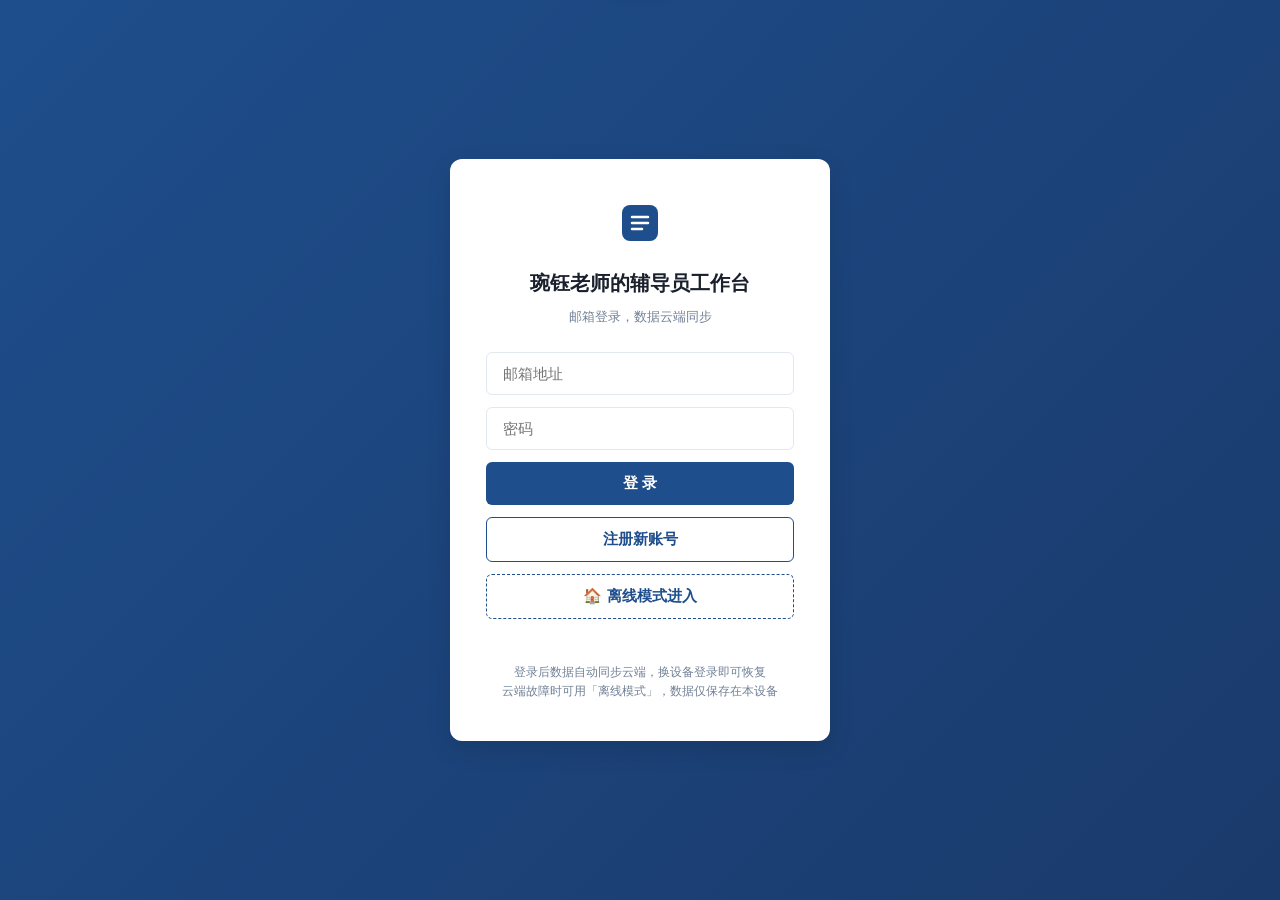
<file: index.html>
<!DOCTYPE html>
<html lang="zh-CN">
<head>
  <meta charset="UTF-8">
  <meta name="viewport" content="width=device-width, initial-scale=1.0, maximum-scale=5.0, user-scalable=yes">
  <meta http-equiv="Cache-Control" content="no-cache, no-store, must-revalidate">
  <meta http-equiv="Pragma" content="no-cache">
  <meta http-equiv="Expires" content="0">
  <title>琬钰老师的辅导员工作台</title>
  <link rel="stylesheet" href="css/style.css?v=20261136">
</head>
<body>
  <!-- 登录界面 -->
  <div id="loginScreen" class="login-screen">
    <div class="login-card">
      <div class="login-logo">
        <svg width="48" height="48" viewBox="0 0 48 48" fill="none">
          <rect x="6" y="6" width="36" height="36" rx="8" fill="#1E4E8C"/>
          <path d="M16 18h16M16 24h16M16 30h10" stroke="#fff" stroke-width="2.5" stroke-linecap="round"/>
        </svg>
      </div>
      <h1 class="login-title">琬钰老师的辅导员工作台</h1>
      <p class="login-subtitle">邮箱登录，数据云端同步</p>
      <div class="login-form">
        <input type="email" id="loginEmail" class="login-input" placeholder="邮箱地址" maxlength="64" autocomplete="email">
        <input type="password" id="loginPassword" class="login-input" placeholder="密码" maxlength="32" autocomplete="current-password">
        <button id="loginBtn" class="login-btn">登 录</button>
        <button id="signUpBtn" class="login-btn login-btn-outline">注册新账号</button>
        <button id="offlineBtn" class="login-btn login-btn-outline" style="border-style:dashed">🏠 离线模式进入</button>
      </div>
      <p id="loginError" class="login-error"></p>
      <p class="login-hint">登录后数据自动同步云端，换设备登录即可恢复<br>云端故障时可用「离线模式」，数据仅保存在本设备</p>
    </div>
  </div>

  <!-- 首次设置密码界面（仅 Supabase 未配置时显示） -->
  <div id="setupScreen" class="login-screen" style="display:none">
    <div class="login-card">
      <div class="login-logo">
        <svg width="48" height="48" viewBox="0 0 48 48" fill="none">
          <rect x="6" y="6" width="36" height="36" rx="8" fill="#1E4E8C"/>
          <path d="M16 18h16M16 24h16M16 30h10" stroke="#fff" stroke-width="2.5" stroke-linecap="round"/>
        </svg>
      </div>
      <h1 class="login-title">首次使用，请设置密码</h1>
      <p class="login-subtitle">设置登录密码后，所有学生数据将受密码保护</p>
      <div class="login-form">
        <input type="password" id="setupPassword" class="login-input" placeholder="请设置密码（至少6位）" maxlength="32">
        <input type="password" id="setupPasswordConfirm" class="login-input" placeholder="请再次输入密码" maxlength="32">
        <button id="setupBtn" class="login-btn">设置密码并进入</button>
      </div>
      <p id="setupError" class="login-error"></p>
    </div>
  </div>

  <!-- 主应用 -->
  <div id="mainApp" class="main-app" style="display:none">
    <!-- 侧边栏 -->
    <aside class="sidebar" id="sidebar">
      <div class="sidebar-header">
        <div class="sidebar-logo">
          <svg width="36" height="36" viewBox="0 0 48 48" fill="none">
            <rect x="6" y="6" width="36" height="36" rx="8" fill="#1E4E8C"/>
            <path d="M16 18h16M16 24h16M16 30h10" stroke="#fff" stroke-width="2.5" stroke-linecap="round"/>
          </svg>
        </div>
        <div class="sidebar-title">
          <h2>辅导员工作台</h2>
          <p id="sidebarUserName">琬钰老师</p>
        </div>
      </div>
      <nav class="sidebar-nav" id="sidebarNav"></nav>
      <div class="sidebar-footer">
        <button id="logoutBtn" class="sidebar-logout">退出登录</button>
      </div>
    </aside>

    <!-- 移动端遮罩 -->
    <div class="sidebar-overlay" id="sidebarOverlay"></div>

    <!-- 顶部栏 -->
    <header class="topbar">
      <button class="mobile-menu-btn" id="mobileMenuBtn">
        <svg width="24" height="24" viewBox="0 0 24 24" fill="none"><path d="M3 6h18M3 12h18M3 18h18" stroke="currentColor" stroke-width="2" stroke-linecap="round"/></svg>
      </button>
      <h1 class="topbar-title" id="topbarTitle">工作台首页</h1>
      <div class="topbar-right">
        <span class="sync-indicator" id="syncIndicator" style="display:none"></span>
        <span class="topbar-date" id="topbarDate"></span>
      </div>
    </header>

    <!-- 主内容区 -->
    <main class="main-content" id="mainContent"></main>
  </div>

  <!-- Toast 提示 -->
  <div id="toast" class="toast"></div>

  <!-- 模态弹窗容器 -->
  <div id="modalContainer" class="modal-container"></div>

  <!-- 文件导入隐藏input -->
  <input type="file" id="fileInput" style="display:none" accept=".xlsx,.xls,.csv">

  <!-- 第三方库 -->
  <script src="assets/xlsx.full.min.js"></script>
  <script src="assets/chart.min.js"></script>
  <script src="assets/supabase.min.js"></script>

  <!-- 应用代码（v=20260805 缓存破坏） -->
  <script src="js/supabase-config.js?v=20261136"></script>
  <script src="js/storage.js?v=20261136"></script>
  <script src="js/sync.js?v=20261136"></script>
  <script src="js/app.js?v=20261136"></script>
</body>
</html>
</file>
<file: css/style.css>
/* ============================================
   琬钰老师的辅导员工作台 - 全局样式
   政务办公极简风 · 藏青蓝主题
   ============================================ */

/* ---------- CSS 变量 ---------- */
:root {
  --primary: #1E4E8C;
  --primary-light: #2B6CB0;
  --primary-dark: #1A3A6B;
  --bg-light: #F5F7FA;
  --bg-blue: #E8F0FB;
  --bg-white: #FFFFFF;
  --danger: #E53E3E;
  --success: #38A169;
  --warning: #D69E2E;
  --text-title: #1A202C;
  --text-body: #4A5568;
  --text-muted: #718096;
  --border-color: #E2E8F0;
  --shadow-sm: 0 1px 3px rgba(0,0,0,0.06);
  --shadow-md: 0 4px 12px rgba(0,0,0,0.08);
  --shadow-lg: 0 8px 24px rgba(0,0,0,0.12);
  --radius-sm: 6px;
  --radius-md: 8px;
  --radius-lg: 12px;
  --sidebar-width: 220px;
  --topbar-height: 56px;
}

/* ---------- 基础重置 ---------- */
* { margin: 0; padding: 0; box-sizing: border-box; }

html { font-size: 14px; }

body {
  font-family: -apple-system, BlinkMacSystemFont, "Segoe UI", "PingFang SC", "Microsoft YaHei", "Helvetica Neue", sans-serif;
  background: var(--bg-light);
  color: var(--text-body);
  line-height: 1.6;
  -webkit-font-smoothing: antialiased;
}

/* ---------- 登录界面 ---------- */
.login-screen {
  position: fixed;
  inset: 0;
  display: flex;
  align-items: center;
  justify-content: center;
  background: linear-gradient(135deg, #1E4E8C 0%, #1A3A6B 100%);
  z-index: 9999;
}

.login-card {
  background: #fff;
  border-radius: var(--radius-lg);
  padding: 40px 36px;
  width: 380px;
  max-width: 90vw;
  box-shadow: var(--shadow-lg);
  text-align: center;
}

.login-logo {
  display: flex;
  justify-content: center;
  margin-bottom: 20px;
}

.login-title {
  font-size: 20px;
  font-weight: 700;
  color: var(--text-title);
  margin-bottom: 8px;
}

.login-subtitle {
  font-size: 13px;
  color: var(--text-muted);
  margin-bottom: 24px;
}

.login-form { display: flex; flex-direction: column; gap: 12px; }

.login-input {
  width: 100%;
  padding: 12px 16px;
  border: 1.5px solid var(--border-color);
  border-radius: var(--radius-sm);
  font-size: 15px;
  transition: border-color 0.2s;
  outline: none;
}

.login-input:focus { border-color: var(--primary); }

.login-btn {
  width: 100%;
  padding: 12px;
  background: var(--primary);
  color: #fff;
  border: none;
  border-radius: var(--radius-sm);
  font-size: 15px;
  font-weight: 600;
  cursor: pointer;
  transition: background 0.2s;
}

.login-btn:hover { background: var(--primary-light); }
.login-btn:active { background: var(--primary-dark); }

.login-btn-outline {
  background: transparent;
  color: var(--primary);
  border: 1.5px solid var(--primary);
}
.login-btn-outline:hover { background: var(--bg-blue); }
.login-btn-outline:active { background: #D0E0F5; }
.login-btn-outline:disabled { opacity: 0.5; cursor: not-allowed; }

.login-error {
  color: var(--danger);
  font-size: 13px;
  margin-top: 8px;
  min-height: 20px;
}

.login-hint {
  margin-top: 16px;
  font-size: 12px;
  color: var(--text-muted);
}

/* ---------- 主应用布局 ---------- */
.main-app {
  display: flex;
  min-height: 100vh;
}

/* ---------- 侧边栏 ---------- */
.sidebar {
  width: var(--sidebar-width);
  background: var(--primary);
  color: #fff;
  display: flex;
  flex-direction: column;
  position: fixed;
  top: 0;
  left: 0;
  bottom: 0;
  z-index: 100;
  transition: transform 0.3s ease;
}

.sidebar-header {
  padding: 20px 16px;
  display: flex;
  align-items: center;
  gap: 10px;
  border-bottom: 1px solid rgba(255,255,255,0.1);
}

.sidebar-logo { flex-shrink: 0; }

.sidebar-title h2 {
  font-size: 15px;
  font-weight: 700;
  white-space: nowrap;
}

.sidebar-title p {
  font-size: 12px;
  opacity: 0.7;
}

.sidebar-nav {
  flex: 1;
  padding: 12px 8px;
  overflow-y: auto;
}

.sidebar-nav::-webkit-scrollbar { width: 4px; }
.sidebar-nav::-webkit-scrollbar-thumb { background: rgba(255,255,255,0.2); border-radius: 2px; }

.nav-item {
  display: flex;
  align-items: center;
  gap: 10px;
  padding: 10px 12px;
  margin-bottom: 2px;
  border-radius: var(--radius-sm);
  cursor: pointer;
  font-size: 14px;
  color: rgba(255,255,255,0.8);
  transition: all 0.2s;
  white-space: nowrap;
}

.nav-item:hover { background: rgba(255,255,255,0.1); color: #fff; }

.nav-item.active {
  background: rgba(255,255,255,0.15);
  color: #fff;
  font-weight: 600;
}

.nav-item svg { flex-shrink: 0; }

.nav-badge {
  margin-left: auto;
  background: var(--danger);
  color: #fff;
  font-size: 10px;
  padding: 2px 6px;
  border-radius: 10px;
  min-width: 18px;
  text-align: center;
}

.sidebar-footer {
  padding: 12px 16px;
  border-top: 1px solid rgba(255,255,255,0.1);
}

.sidebar-logout {
  width: 100%;
  padding: 8px;
  background: transparent;
  color: rgba(255,255,255,0.6);
  border: 1px solid rgba(255,255,255,0.2);
  border-radius: var(--radius-sm);
  font-size: 13px;
  cursor: pointer;
  transition: all 0.2s;
}

.sidebar-logout:hover { background: rgba(255,255,255,0.1); color: #fff; }

.sidebar-overlay {
  display: none;
  position: fixed;
  inset: 0;
  background: rgba(0,0,0,0.4);
  z-index: 99;
}

/* ---------- 顶部栏 ---------- */
.topbar {
  position: fixed;
  top: 0;
  left: var(--sidebar-width);
  right: 0;
  height: var(--topbar-height);
  background: #fff;
  border-bottom: 1px solid var(--border-color);
  display: flex;
  align-items: center;
  padding: 0 20px;
  z-index: 50;
  gap: 12px;
}

.topbar-title {
  font-size: 17px;
  font-weight: 700;
  color: var(--text-title);
  flex: 1;
}

.topbar-date {
  font-size: 13px;
  color: var(--text-muted);
}

/* 同步指示器 */
.sync-indicator {
  display: inline-flex;
  align-items: center;
  gap: 5px;
  font-size: 12px;
  color: var(--text-muted);
  padding: 3px 10px;
  border-radius: 20px;
  background: var(--bg-light);
  white-space: nowrap;
}
.sync-indicator.synced { color: var(--success); background: rgba(56,161,105,0.08); }
.sync-indicator.syncing { color: var(--warning); background: rgba(214,158,46,0.08); }

.sync-dot {
  width: 7px;
  height: 7px;
  border-radius: 50%;
  background: var(--text-muted);
  display: inline-block;
}
.sync-dot.synced { background: var(--success); }
.sync-dot.syncing {
  background: var(--warning);
  animation: sync-pulse 1s infinite;
}
@keyframes sync-pulse {
  0%, 100% { opacity: 1; }
  50% { opacity: 0.3; }
}

.mobile-menu-btn {
  display: none;
  background: none;
  border: none;
  color: var(--text-title);
  cursor: pointer;
  padding: 4px;
}

/* ---------- 主内容区 ---------- */
.main-content {
  flex: 1;
  margin-left: var(--sidebar-width);
  margin-top: var(--topbar-height);
  padding: 24px;
  min-height: calc(100vh - var(--topbar-height));
}

/* ---------- 通用组件 ---------- */
.card {
  background: #fff;
  border-radius: var(--radius-md);
  padding: 20px;
  box-shadow: var(--shadow-sm);
  margin-bottom: 16px;
}

.card-header {
  display: flex;
  align-items: center;
  justify-content: space-between;
  margin-bottom: 16px;
  flex-wrap: wrap;
  gap: 10px;
}

.card-title {
  font-size: 16px;
  font-weight: 700;
  color: var(--text-title);
}

.card-subtitle {
  font-size: 13px;
  color: var(--text-muted);
  margin-top: 2px;
}

/* 按钮 */
.btn {
  display: inline-flex;
  align-items: center;
  gap: 6px;
  padding: 8px 16px;
  border: none;
  border-radius: var(--radius-sm);
  font-size: 14px;
  cursor: pointer;
  transition: all 0.2s;
  white-space: nowrap;
}

.btn-primary { background: var(--primary); color: #fff; }
.btn-primary:hover { background: var(--primary-light); }

.btn-outline {
  background: #fff;
  color: var(--primary);
  border: 1.5px solid var(--primary);
}
.btn-outline:hover { background: var(--bg-blue); }

.btn-danger { background: var(--danger); color: #fff; }
.btn-danger:hover { opacity: 0.85; }

.btn-success { background: var(--success); color: #fff; }

.btn-sm { padding: 6px 12px; font-size: 13px; }
.btn-lg { padding: 12px 24px; font-size: 15px; }

.btn:disabled { opacity: 0.5; cursor: not-allowed; }

/* 输入框 */
.input, .select, .textarea {
  width: 100%;
  padding: 8px 12px;
  border: 1.5px solid var(--border-color);
  border-radius: var(--radius-sm);
  font-size: 14px;
  outline: none;
  transition: border-color 0.2s;
  background: #fff;
}

.input:focus, .select:focus, .textarea:focus { border-color: var(--primary); }

.textarea { resize: vertical; min-height: 80px; }

.input-group {
  display: flex;
  flex-direction: column;
  gap: 4px;
}

.input-label {
  font-size: 13px;
  font-weight: 600;
  color: var(--text-body);
}

/* 表格 */
.table-wrapper {
  overflow-x: auto;
  -webkit-overflow-scrolling: touch;
}

table.data-table {
  width: 100%;
  border-collapse: collapse;
  font-size: 14px;
}

table.data-table thead th {
  background: var(--bg-light);
  color: var(--text-title);
  font-weight: 700;
  padding: 10px 12px;
  text-align: left;
  white-space: nowrap;
  border-bottom: 2px solid var(--border-color);
  position: sticky;
  top: 0;
  z-index: 1;
}

table.data-table tbody td {
  padding: 10px 12px;
  border-bottom: 1px solid var(--border-color);
  white-space: nowrap;
}

table.data-table tbody tr { transition: background 0.15s; }
table.data-table tbody tr:hover { background: var(--bg-blue); }

table.data-table tbody tr.row-clickable { cursor: pointer; }

/* 统计卡片（紧凑窄框，左对齐，不受下方表格宽度影响） */
.stat-grid {
  display: flex;
  flex-wrap: wrap;
  gap: 12px;
  margin-bottom: 16px;
}

.rank-change-grid {
  display: grid;
  grid-template-columns: repeat(auto-fit, minmax(320px, 1fr));
  gap: 16px;
  margin-bottom: 16px;
}

.stat-card {
  background: #fff;
  border-radius: var(--radius-md);
  padding: 10px 12px;
  box-shadow: var(--shadow-sm);
  border-left: 4px solid var(--primary);
  display: flex;
  flex-direction: column;
  min-width: 0;
  flex: 0 1 280px;
  max-width: 280px;  overflow: hidden;
}

.stat-card .stat-main {
  display: flex;
  align-items: center;
  gap: 8px;
  min-width: 0;
}

.stat-card .stat-icon {
  font-size: 18px;
  line-height: 1;
  flex-shrink: 0;
}

.stat-card .stat-value {
  font-size: 22px;
  font-weight: 800;
  color: var(--text-title);
  line-height: 1.1;
}

.stat-card .stat-label {
  font-size: 12px;
  color: var(--text-muted);
  margin-top: 1px;
  white-space: nowrap;
}

.stat-card.stat-blue { border-left-color: var(--primary); }
.stat-card.stat-green { border-left-color: var(--success); }
.stat-card.stat-orange { border-left-color: var(--warning); }
.stat-card.stat-red { border-left-color: var(--danger); }

/* 生涯目标统计卡片/明细数字：可点击下钻查看学生名单 */
.stat-card.stat-card-clickable { cursor: pointer; transition: transform .15s, box-shadow .15s; }
.stat-card.stat-card-clickable:hover { transform: translateY(-2px); box-shadow: var(--shadow-md); }
.stat-card .stat-drill-hint { color: var(--primary); font-size: 11px; margin-left: 3px; }
table.data-table tbody td.cell-clickable { cursor: pointer; color: var(--primary); font-weight: 600; }
table.data-table tbody td.cell-clickable:hover { text-decoration: underline; background: var(--bg-blue); }

/* 生涯名单弹窗内：手动调整归类下拉 */
.goal-override-select {
  max-width: 150px; padding: 3px 6px; font-size: 12px;
  border: 1px solid var(--border-color); border-radius: 6px;
  background: #fff; color: var(--text-body); cursor: pointer;
}
.goal-override-select.manual { border-color: var(--primary); color: var(--primary); font-weight: 600; }
.goal-override-select:focus { outline: 2px solid rgba(30,78,140,.25); }

/* 生涯规划：小按钮、卡片标题右侧按钮组 */
.btn-sm { padding: 5px 10px; font-size: 12.5px; border-radius: 6px; }
.card-action-group { display: flex; align-items: center; gap: 8px; flex-wrap: wrap; }

/* AI 智能分析卡片 */
.ai-analysis-card { border-left: 4px solid #9F7AEA; }
.ai-insight-box { display: grid; grid-template-columns: 1fr 1fr; gap: 14px; }
.ai-insight-sec {
  background: var(--bg-blue); border-radius: 10px; padding: 14px 16px;
  border: 1px solid var(--border-color);
}
.ai-insight-title {
  font-size: 14px; font-weight: 700; color: var(--primary);
  margin-bottom: 8px; display: flex; align-items: center; gap: 6px;
}
.ai-insight-title::before { content: '✦'; color: #9F7AEA; font-size: 15px; }
.ai-insight-list { margin: 0; padding-left: 18px; }
.ai-insight-list li {
  font-size: 13px; line-height: 1.75; color: var(--text-body); margin-bottom: 4px;
}
.ai-insight-list li:last-child { margin-bottom: 0; }
.ai-insight-list b { color: var(--primary); font-weight: 700; }
.ai-privacy-note {
  margin-top: 14px; padding: 10px 14px; background: rgba(56,161,105,.08);
  border: 1px solid rgba(56,161,105,.25); border-radius: 8px;
  font-size: 12.5px; color: var(--text-muted); line-height: 1.6;
}
@media (max-width: 768px) {
  .ai-insight-box { grid-template-columns: 1fr; }
}

.stat-card .stat-detail {
  display: flex;
  flex-wrap: wrap;
  gap: 4px 5px;
  margin-top: 7px;
  font-size: 11px;
  color: var(--text-body);
}

.stat-card .stat-detail span {
  background: var(--bg-light);
  padding: 2px 6px;
  border-radius: 4px;
  white-space: nowrap;
}

.stat-card .stat-ethnic {
  margin-top: 7px;
}

.stat-card .stat-ethnic-title {
  font-size: 11px;
  color: var(--text-muted);
  margin-bottom: 4px;
}

.stat-card .stat-ethnic-chips {
  display: flex;
  flex-wrap: wrap;
  gap: 4px;
}

.stat-card .eth-chip {
  font-size: 11px;
  background: var(--bg-blue);
  color: var(--primary);
  padding: 1px 6px;
  border-radius: 4px;
  white-space: nowrap;
}

.stat-card .eth-chip.class-chip {
  background: var(--bg-success);
  color: var(--success);
}

/* 筛选栏 */
.filter-bar {
  display: flex;
  flex-wrap: wrap;
  gap: 10px;
  margin-bottom: 16px;
  align-items: center;
}

.filter-bar .input, .filter-bar .select {
  width: auto;
  min-width: 120px;
}

.filter-result-bar {
  font-size: 13px;
  color: var(--primary);
  font-weight: 600;
  margin-bottom: 12px;
}

table.data-table tbody td.row-seq {
  color: var(--text-muted);
  text-align: center;
  font-variant-numeric: tabular-nums;
}

/* 标签 */
.tag {
  display: inline-block;
  padding: 2px 8px;
  border-radius: 4px;
  font-size: 12px;
  font-weight: 600;
}

.tag-blue { background: var(--bg-blue); color: var(--primary); }
.tag-green { background: #E6FFFA; color: var(--success); }
.tag-red { background: #FFF5F5; color: var(--danger); }
.tag-orange { background: #FFFAF0; color: var(--warning); }
.tag-gray { background: var(--bg-light); color: var(--text-muted); }

/* Toast */
.toast {
  position: fixed;
  top: 70px;
  left: 50%;
  transform: translateX(-50%) translateY(-100px);
  background: var(--text-title);
  color: #fff;
  padding: 12px 24px;
  border-radius: var(--radius-sm);
  font-size: 14px;
  z-index: 10000;
  transition: transform 0.3s ease;
  box-shadow: var(--shadow-md);
}

.toast.show { transform: translateX(-50%) translateY(0); }
.toast.success { background: var(--success); }
.toast.error { background: var(--danger); }

/* 模态弹窗 */
.modal-container {
  display: none;
  position: fixed;
  inset: 0;
  background: rgba(0,0,0,0.5);
  z-index: 9000;
  align-items: center;
  justify-content: center;
  padding: 20px;
}

.modal-container.show { display: flex; }

.modal {
  background: #fff;
  border-radius: var(--radius-lg);
  max-width: 800px;
  width: 100%;
  max-height: 90vh;
  overflow-y: auto;
  box-shadow: var(--shadow-lg);
}

.modal-header {
  display: flex;
  align-items: center;
  justify-content: space-between;
  padding: 16px 20px;
  border-bottom: 1px solid var(--border-color);
  position: sticky;
  top: 0;
  background: #fff;
  z-index: 1;
}

.modal-title {
  font-size: 16px;
  font-weight: 700;
  color: var(--text-title);
}

.modal-close {
  background: none;
  border: none;
  font-size: 22px;
  color: var(--text-muted);
  cursor: pointer;
  padding: 4px 8px;
  line-height: 1;
}

.modal-close:hover { color: var(--text-title); }

.modal-body { padding: 20px; }

.modal-footer {
  display: flex;
  justify-content: flex-end;
  gap: 10px;
  padding: 16px 20px;
  border-top: 1px solid var(--border-color);
}

/* 空状态 */
.empty-state {
  text-align: center;
  padding: 60px 20px;
  color: var(--text-muted);
}

.empty-state .empty-icon {
  font-size: 48px;
  margin-bottom: 12px;
  opacity: 0.5;
}

.empty-state .empty-text {
  font-size: 15px;
  margin-bottom: 16px;
}

/* 图表容器 */
.chart-container {
  position: relative;
  width: 100%;
}

.chart-container canvas {
  max-height: 320px;
}

/* 竞赛卡片 */
.competition-grid {
  display: grid;
  grid-template-columns: repeat(auto-fill, minmax(280px, 1fr));
  gap: 16px;
}

.competition-card {
  background: #fff;
  border-radius: var(--radius-md);
  padding: 16px;
  box-shadow: var(--shadow-sm);
  border: 1px solid var(--border-color);
  transition: box-shadow 0.2s;
  text-decoration: none;
  color: inherit;
  display: block;
}

.competition-card:hover { box-shadow: var(--shadow-md); }

.competition-card .comp-name {
  font-size: 15px;
  font-weight: 700;
  color: var(--text-title);
  margin-bottom: 6px;
}

.competition-card .comp-desc {
  font-size: 13px;
  color: var(--text-muted);
  margin-bottom: 10px;
}

.competition-card .comp-link {
  font-size: 13px;
  color: var(--primary);
  display: flex;
  align-items: center;
  gap: 4px;
}

/* 分段标题 */
.section-title {
  font-size: 15px;
  font-weight: 700;
  color: var(--text-title);
  margin: 20px 0 12px;
  padding-left: 10px;
  border-left: 3px solid var(--primary);
}

.section-title:first-child { margin-top: 0; }

/* 进度条 */
.progress-bar {
  width: 100%;
  height: 8px;
  background: var(--bg-light);
  border-radius: 4px;
  overflow: hidden;
}

.progress-bar-fill {
  height: 100%;
  background: var(--primary);
  border-radius: 4px;
  transition: width 0.3s;
}

/* 双排名对比表 */
.rank-compare-table th { background: var(--bg-blue) !important; }

/* 隐私脱敏样式 */
.sensitive {
  filter: blur(4px);
  cursor: pointer;
  transition: filter 0.2s;
}

.sensitive:hover { filter: blur(0); }

/* 分页 */
.pagination {
  display: flex;
  gap: 4px;
  justify-content: center;
  margin-top: 16px;
  flex-wrap: wrap;
}

.pagination.pagination-left { justify-content: flex-start; }
.pagination.pagination-top { margin-top: 0; margin-bottom: 12px; }

.pagination button {
  padding: 6px 12px;
  border: 1px solid var(--border-color);
  background: #fff;
  border-radius: var(--radius-sm);
  font-size: 13px;
  cursor: pointer;
  transition: all 0.2s;
}

.pagination button:hover { background: var(--bg-blue); }
.pagination button.active { background: var(--primary); color: #fff; border-color: var(--primary); }
.pagination button:disabled { opacity: 0.4; cursor: not-allowed; }

/* 提醒弹窗 */
.reminder-banner {
  background: var(--bg-blue);
  border: 1px solid #BEE3F8;
  border-radius: var(--radius-md);
  padding: 12px 16px;
  margin-bottom: 16px;
  display: flex;
  align-items: center;
  gap: 10px;
  font-size: 14px;
  color: var(--primary);
}

.reminder-banner .reminder-icon { font-size: 20px; }

/* 校历图片 */
.calendar-image-container {
  text-align: center;
  margin-bottom: 16px;
}

.calendar-image-container img {
  max-width: 100%;
  border-radius: var(--radius-md);
  box-shadow: var(--shadow-sm);
}

/* 拖拽上传区 */
.drop-zone {
  border: 2px dashed var(--border-color);
  border-radius: var(--radius-md);
  padding: 40px 20px;
  text-align: center;
  cursor: pointer;
  transition: all 0.2s ease;
  background: var(--bg-light);
}

.drop-zone:hover {
  border-color: var(--primary);
  background: var(--bg-blue);
}

.drop-zone.drag-over {
  border-color: var(--primary);
  background: var(--bg-blue);
  transform: scale(1.01);
}

.drop-zone .drop-icon {
  font-size: 40px;
  margin-bottom: 8px;
  opacity: 0.6;
}

.drop-zone .drop-text {
  font-size: 15px;
  color: var(--text-secondary);
  margin-bottom: 4px;
}

.drop-zone .drop-hint {
  font-size: 12px;
  color: var(--text-muted);
}

/* 已导入文件管理列表 */
.file-mgr-item {
  display: flex;
  align-items: center;
  gap: 12px;
  padding: 12px 0;
  border-bottom: 1px solid var(--border-color);
}

.file-mgr-item:last-child {
  border-bottom: none;
}

.file-mgr-thumb {
  width: 48px;
  height: 48px;
  border-radius: 6px;
  overflow: hidden;
  flex-shrink: 0;
  background: var(--bg-light);
  display: flex;
  align-items: center;
  justify-content: center;
  font-size: 22px;
}

.file-mgr-thumb img {
  width: 100%;
  height: 100%;
  object-fit: cover;
}

.file-mgr-info {
  flex: 1;
  min-width: 0;
}

.file-mgr-name {
  font-size: 14px;
  font-weight: 600;
  color: var(--text-primary);
  margin-bottom: 2px;
}

.file-mgr-meta {
  font-size: 12px;
  color: var(--text-muted);
}

/* 课表网格 */
.schedule-grid {
  display: grid;
  grid-template-columns: 60px repeat(7, 1fr);
  gap: 2px;
  font-size: 12px;
}

.schedule-cell {
  background: #fff;
  padding: 8px 4px;
  text-align: center;
  border-radius: 4px;
  min-height: 50px;
  display: flex;
  align-items: center;
  justify-content: center;
}

.schedule-cell.header {
  background: var(--primary);
  color: #fff;
  font-weight: 700;
}

.schedule-cell.time { background: var(--bg-light); font-weight: 600; color: var(--text-body); }

.schedule-cell.has-class {
  background: var(--bg-blue);
  color: var(--primary);
  font-weight: 600;
  font-size: 11px;
}

/* 课表单双周标记 */
.schedule-cell.has-class.dimmed {
  opacity: 0.3;
  text-decoration: line-through;
}

.week-badge {
  display: inline-block;
  font-size: 9px;
  padding: 1px 4px;
  border-radius: 3px;
  margin-left: 2px;
  font-weight: 700;
}

.week-badge.odd { background: #1E4E8C; color: #fff; }
.week-badge.even { background: #38A169; color: #fff; }

/* 课表列表式编辑行 */
.sched-edit-row {
  display: grid;
  grid-template-columns: 70px 90px 1fr 100px 70px 50px;
  gap: 8px;
  margin-bottom: 10px;
  align-items: center;
}

@media (max-width: 768px) {
  .sched-edit-row {
    grid-template-columns: 1fr 1fr;
    gap: 6px;
  }
  .sched-edit-row > button {
    grid-column: span 2;
  }
}

/* 今日课程提醒条目 */
.today-course-item {
  display: flex;
  align-items: center;
  gap: 12px;
  padding: 10px 12px;
  border-radius: 6px;
  background: var(--bg-light);
  margin-bottom: 8px;
  border-left: 3px solid var(--primary);
}

.today-course-item.no-class {
  border-left-color: var(--border-color);
  opacity: 0.6;
}

.today-course-item .tc-time {
  font-size: 12px;
  color: var(--text-muted);
  white-space: nowrap;
  min-width: 80px;
}

.today-course-item .tc-name {
  font-size: 14px;
  font-weight: 600;
  color: var(--text-title);
  flex: 1;
}

.today-course-item .tc-loc {
  font-size: 12px;
  color: var(--text-secondary);
}

/* 资讯列表 */
.news-item {
  padding: 12px 0;
  border-bottom: 1px solid var(--border-color);
  display: flex;
  gap: 12px;
  align-items: flex-start;
}

.news-item:last-child { border-bottom: none; }

.news-tag {
  flex-shrink: 0;
  padding: 2px 8px;
  border-radius: 4px;
  font-size: 11px;
  font-weight: 600;
  white-space: nowrap;
}

.news-content { flex: 1; min-width: 0; }

.news-title {
  font-size: 14px;
  font-weight: 600;
  color: var(--text-title);
  margin-bottom: 4px;
  overflow: hidden;
  text-overflow: ellipsis;
  white-space: nowrap;
}

.news-meta { font-size: 12px; color: var(--text-muted); }

.news-unread { color: var(--danger); font-weight: 700; }

/* 响应式 */
@media (max-width: 768px) {
  :root { --sidebar-width: 240px; }

  .sidebar {
    transform: translateX(-100%);
  }

  .sidebar.open { transform: translateX(0); }
  .sidebar.open ~ .sidebar-overlay { display: block; }

  .topbar { left: 0; }
  .main-content { margin-left: 0; }

  .mobile-menu-btn { display: flex; }

  .stat-grid {
    grid-template-columns: repeat(2, 1fr);
  }

  .stat-card .stat-value { font-size: 22px; }

  .schedule-grid {
    grid-template-columns: 50px repeat(7, minmax(50px, 1fr));
    font-size: 10px;
  }

  .schedule-cell { min-height: 40px; padding: 4px 2px; }

  .card { padding: 14px; }

  .table-wrapper { font-size: 13px; }

  .filter-bar { flex-direction: column; align-items: stretch; }
  .filter-bar .input, .filter-bar .select { width: 100%; }

  .competition-grid { grid-template-columns: 1fr; }

  .modal { max-width: 95vw; }

  .topbar-title { font-size: 15px; }
  .topbar-date { display: none; }
}

@media (max-width: 480px) {
  .stat-grid { grid-template-columns: 1fr; }
  .main-content { padding: 12px; }
}

/* 打印样式 */
@media print {
  .sidebar, .topbar, .mobile-menu-btn { display: none !important; }
  .main-content { margin: 0; padding: 0; }
}

/* 加载动画 */
.loading-spinner {
  display: inline-block;
  width: 20px;
  height: 20px;
  border: 2px solid var(--border-color);
  border-top-color: var(--primary);
  border-radius: 50%;
  animation: spin 0.8s linear infinite;
}

@keyframes spin { to { transform: rotate(360deg); } }

.loading-overlay {
  position: fixed;
  inset: 0;
  background: rgba(255,255,255,0.7);
  display: flex;
  align-items: center;
  justify-content: center;
  z-index: 9998;
}

.loading-overlay .loading-text {
  margin-top: 12px;
  color: var(--text-muted);
  font-size: 14px;
}

/* 下拉菜单 */
.dropdown {
  position: relative;
  display: inline-block;
}

.dropdown-menu {
  display: none;
  position: absolute;
  top: 100%;
  right: 0;
  background: #fff;
  border: 1px solid var(--border-color);
  border-radius: var(--radius-sm);
  box-shadow: var(--shadow-md);
  min-width: 160px;
  z-index: 100;
  padding: 4px;
}

.dropdown.open .dropdown-menu { display: block; }

.dropdown-item {
  display: block;
  width: 100%;
  padding: 8px 12px;
  border: none;
  background: none;
  text-align: left;
  font-size: 13px;
  cursor: pointer;
  border-radius: 4px;
  color: var(--text-body);
}

.dropdown-item:hover { background: var(--bg-light); }

/* 表单行 */
.form-row {
  display: grid;
  grid-template-columns: repeat(2, 1fr);
  gap: 12px;
  margin-bottom: 12px;
}

.form-row.full { grid-template-columns: 1fr; }
.form-row.triple { grid-template-columns: repeat(3, 1fr); }

@media (max-width: 600px) {
  .form-row, .form-row.triple { grid-template-columns: 1fr; }
}

/* 信息展示组 */
.info-group {
  display: flex;
  flex-direction: column;
  gap: 2px;
  padding: 8px 0;
}

.info-label {
  font-size: 12px;
  color: var(--text-muted);
}

.info-value {
  font-size: 14px;
  color: var(--text-title);
  font-weight: 500;
}

/* 标签页 */
.tabs {
  display: flex;
  gap: 2px;
  border-bottom: 2px solid var(--border-color);
  margin-bottom: 16px;
  overflow-x: auto;
}

.tab {
  padding: 8px 16px;
  border: none;
  background: none;
  font-size: 14px;
  color: var(--text-muted);
  cursor: pointer;
  border-bottom: 2px solid transparent;
  margin-bottom: -2px;
  white-space: nowrap;
  transition: all 0.2s;
}

.tab:hover { color: var(--text-body); }
.tab.active { color: var(--primary); border-bottom-color: var(--primary); font-weight: 600; }

/* 学业成绩统计面板 */
.grade-stats-panel {
  background: #fff;
  border: 1px solid var(--border-color);
  border-radius: var(--radius-md);
  padding: 14px 16px;
  margin-bottom: 16px;
}

.grade-stats-header {
  display: flex;
  justify-content: space-between;
  align-items: center;
  margin-bottom: 12px;
  gap: 10px;
  flex-wrap: wrap;
}

.grade-stats-grid {
  display: grid;
  grid-template-columns: repeat(auto-fit, minmax(120px, 1fr));
  gap: 10px;
  margin-bottom: 12px;
}

.grade-stat-card {
  background: var(--bg-light);
  border-radius: var(--radius-md);
  padding: 10px 12px;
  text-align: center;
  border-left: 3px solid var(--primary);
}

.grade-stat-card.warn-red { border-left-color: var(--danger); }
.grade-stat-card.warn-orange { border-left-color: var(--warning); }

.grade-stat-value {
  font-size: 22px;
  font-weight: 800;
  color: var(--text-title);
  line-height: 1.2;
}

.grade-stat-label {
  font-size: 12px;
  color: var(--text-muted);
  margin-top: 2px;
}

.grade-exclude-tip {
  font-size: 12px;
  color: var(--text-muted);
  margin-bottom: 10px;
  padding: 6px 10px;
  background: #FEF3C7;
  border-radius: var(--radius-sm);
}

.grade-class-avg {
  margin-top: 10px;
}

.grade-class-avg-title {
  font-size: 13px;
  font-weight: 600;
  color: var(--text-body);
  margin-bottom: 8px;
}

.grade-class-avg-list {
  display: grid;
  grid-template-columns: repeat(auto-fill, minmax(200px, 1fr));
  gap: 8px;
}

.grade-class-avg-item {
  display: flex;
  align-items: center;
  justify-content: space-between;
  gap: 8px;
  padding: 8px 10px;
  background: var(--bg-light);
  border-radius: var(--radius-sm);
  font-size: 13px;
}

.grade-class-name { color: var(--text-body); font-weight: 500; }
.grade-class-count { color: var(--text-muted); font-size: 12px; }
.grade-class-score { color: var(--primary); font-weight: 700; font-size: 14px; }

/* 剔除课程弹窗 */
.exclude-section-title {
  font-size: 13px;
  font-weight: 600;
  color: var(--text-body);
  margin-bottom: 8px;
}

.exclude-check-list {
  display: grid;
  grid-template-columns: repeat(auto-fill, minmax(220px, 1fr));
  gap: 4px 12px;
}

.exclude-check-item {
  display: flex;
  align-items: flex-start;
  gap: 8px;
  padding: 5px 0;
  font-size: 13px;
  cursor: pointer;
  color: var(--text-body);
}

.exclude-check-item input[type="checkbox"] {
  margin-top: 2px;
  flex-shrink: 0;
}

.exclude-check-item span {
  line-height: 1.4;
  word-break: break-all;
}

/* 资讯：官方入口直达链接网格 */
.news-source-grid {
  display: grid;
  grid-template-columns: repeat(auto-fill, minmax(260px, 1fr));
  gap: 8px 12px;
}
.news-source-link {
  display: flex;
  align-items: center;
  gap: 8px;
  padding: 9px 12px;
  border: 1px solid var(--border-color);
  border-radius: var(--radius-sm);
  font-size: 13px;
  color: var(--text-body);
  text-decoration: none;
  transition: border-color .2s, background .2s;
}
.news-source-link:hover {
  border-color: var(--primary);
  background: rgba(30,78,140,.04);
}
.news-source-link > span:nth-child(2) { flex: 1; }

/* 生涯规划目标单元格行内编辑 */
.career-goal-cell { display: inline-block; }
.career-goal-cell.editing { display: inline-block; }

@media (max-width: 640px) {
  .grade-stats-grid { grid-template-columns: repeat(3, 1fr); }
  .grade-class-avg-list { grid-template-columns: 1fr; }
  .exclude-check-list { grid-template-columns: 1fr; }
  .news-source-grid { grid-template-columns: 1fr; }
}
</file>
